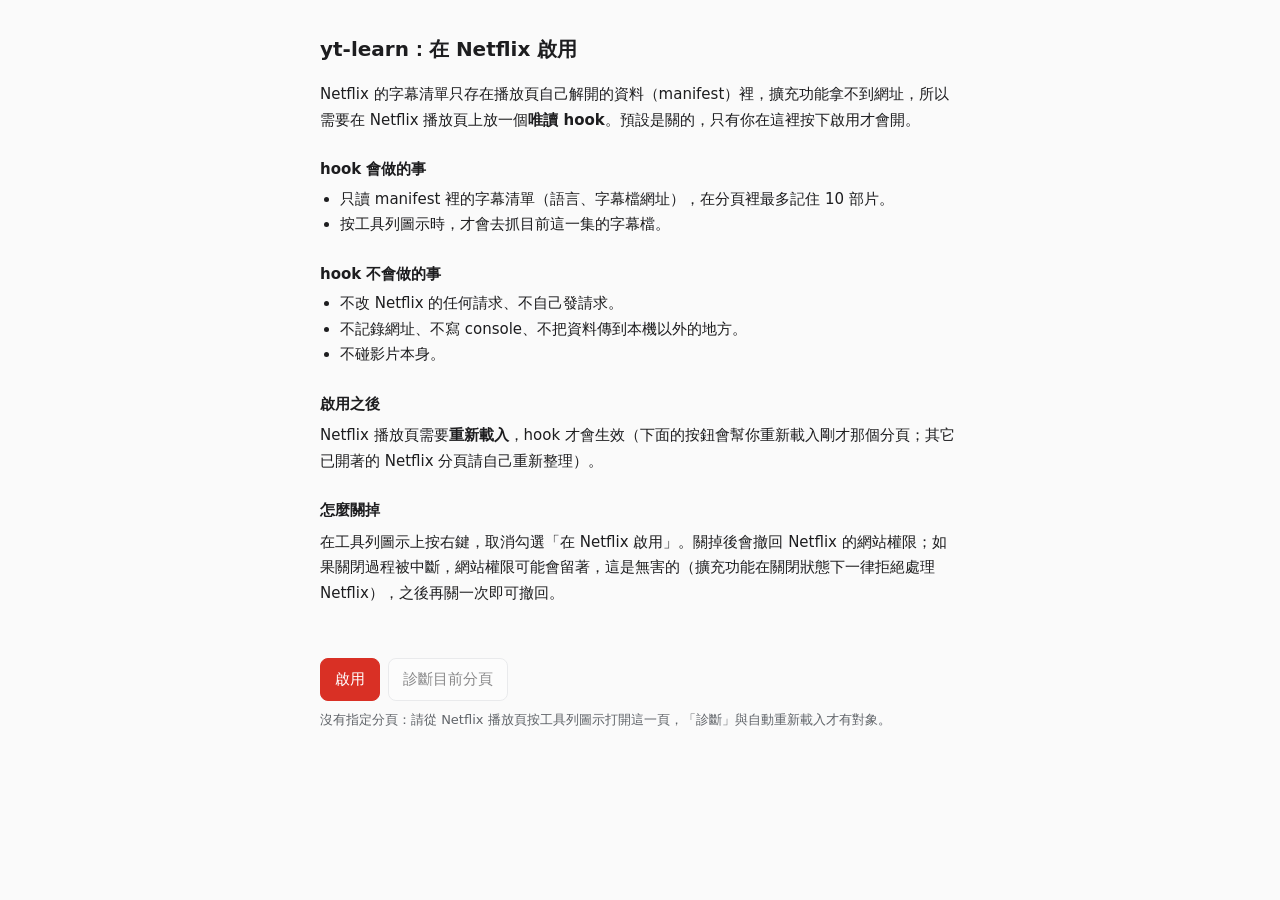
<file: extension/netflix-enable.html>
<!doctype html>
<html lang="zh-Hant">
<head>
<meta charset="utf-8">
<meta name="viewport" content="width=device-width, initial-scale=1">
<title>yt-learn：在 Netflix 啟用</title>
<style>
  :root { color-scheme: light dark; --fg: #1d1d1f; --muted: #5f6368; --bg: #fafafa; --card: #fff; --line: #dadce0; --accent: #d93025; }
  @media (prefers-color-scheme: dark) { :root { --fg: #e8eaed; --muted: #9aa0a6; --bg: #202124; --card: #292a2d; --line: #3c4043; } }
  body { margin: 0; padding: 32px 16px; background: var(--bg); color: var(--fg); font: 15px/1.7 system-ui, -apple-system, "PingFang TC", "Noto Sans TC", sans-serif; }
  main { max-width: 640px; margin: 0 auto; }
  h1 { font-size: 20px; margin: 0 0 16px; }
  h2 { font-size: 15px; margin: 24px 0 4px; }
  ul { margin: 4px 0; padding-left: 20px; }
  p { margin: 6px 0; }
  .muted { color: var(--muted); font-size: 13px; }
  .row { display: flex; flex-wrap: wrap; gap: 8px; margin: 20px 0 8px; }
  button { font: inherit; padding: 8px 14px; border-radius: 8px; border: 1px solid var(--line); background: var(--card); color: var(--fg); cursor: pointer; }
  button.primary { background: var(--accent); border-color: var(--accent); color: #fff; }
  button:disabled { opacity: .5; cursor: default; }
  #status { min-height: 1.7em; font-weight: 600; }
  pre { background: var(--card); border: 1px solid var(--line); border-radius: 8px; padding: 12px; overflow-x: auto; white-space: pre-wrap; word-break: break-all; font-size: 12.5px; line-height: 1.5; }
  [hidden] { display: none !important; }
</style>
</head>
<body>
<main>
  <section id="intro">
    <h1>yt-learn：在 Netflix 啟用</h1>
    <p>Netflix 的字幕清單只存在播放頁自己解開的資料（manifest）裡，擴充功能拿不到網址，所以需要在 Netflix 播放頁上放一個<strong>唯讀 hook</strong>。預設是關的，只有你在這裡按下啟用才會開。</p>
    <h2>hook 會做的事</h2>
    <ul>
      <li>只讀 manifest 裡的字幕清單（語言、字幕檔網址），在分頁裡最多記住 10 部片。</li>
      <li>按工具列圖示時，才會去抓目前這一集的字幕檔。</li>
    </ul>
    <h2>hook 不會做的事</h2>
    <ul>
      <li>不改 Netflix 的任何請求、不自己發請求。</li>
      <li>不記錄網址、不寫 console、不把資料傳到本機以外的地方。</li>
      <li>不碰影片本身。</li>
    </ul>
    <h2>啟用之後</h2>
    <p>Netflix 播放頁需要<strong>重新載入</strong>，hook 才會生效（下面的按鈕會幫你重新載入剛才那個分頁；其它已開著的 Netflix 分頁請自己重新整理）。</p>
    <h2>怎麼關掉</h2>
    <p>在工具列圖示上按右鍵，取消勾選「在 Netflix 啟用」。關掉後會撤回 Netflix 的網站權限；如果關閉過程被中斷，網站權限可能會留著，這是無害的（擴充功能在關閉狀態下一律拒絕處理 Netflix），之後再關一次即可撤回。</p>
  </section>

  <p id="status" role="status"></p>
  <div class="row">
    <button id="enable" class="primary" type="button">啟用並重新載入這個分頁</button>
    <button id="probe-btn" type="button">診斷目前分頁</button>
  </div>
  <p id="tab-note" class="muted"></p>

  <section id="probe-view" hidden>
    <h2>診斷結果</h2>
    <pre id="probe-out"></pre>
  </section>
</main>
<script src="netflix-enable.js"></script>
</body>
</html>
</file>
